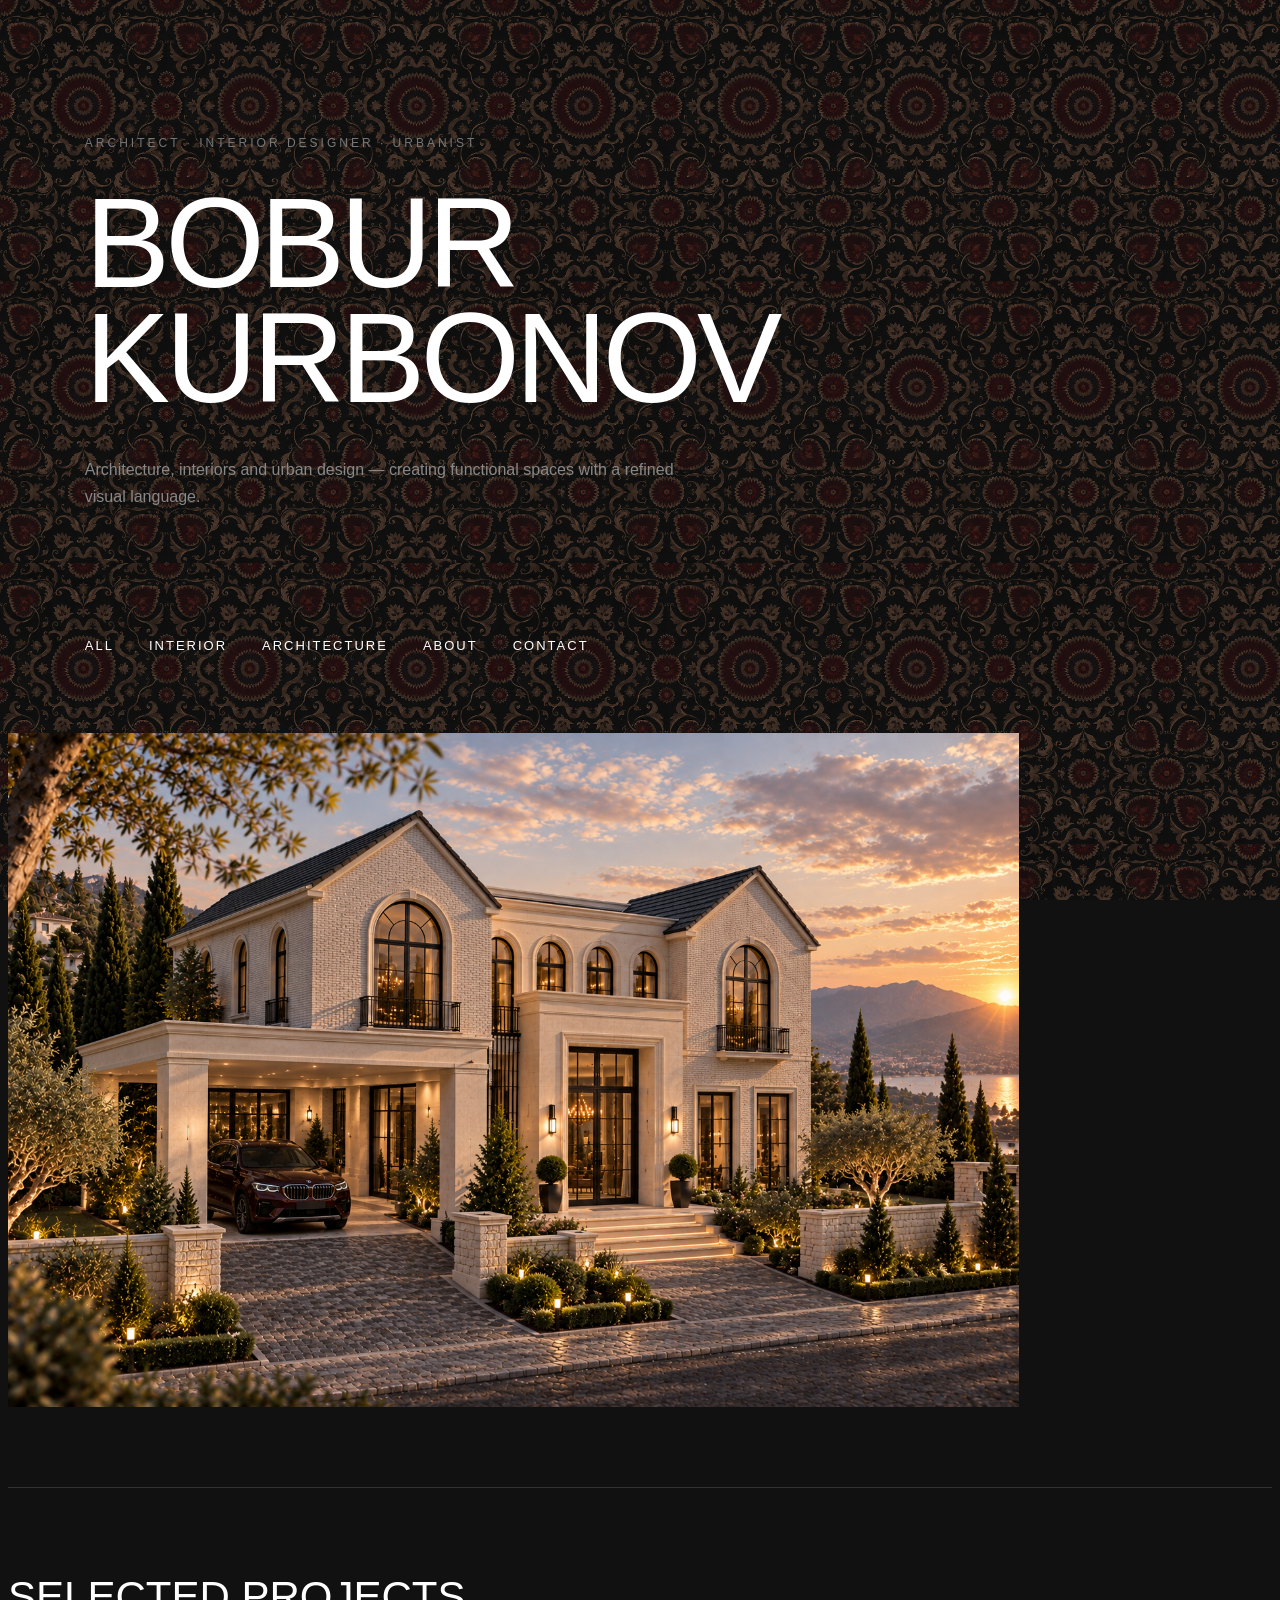
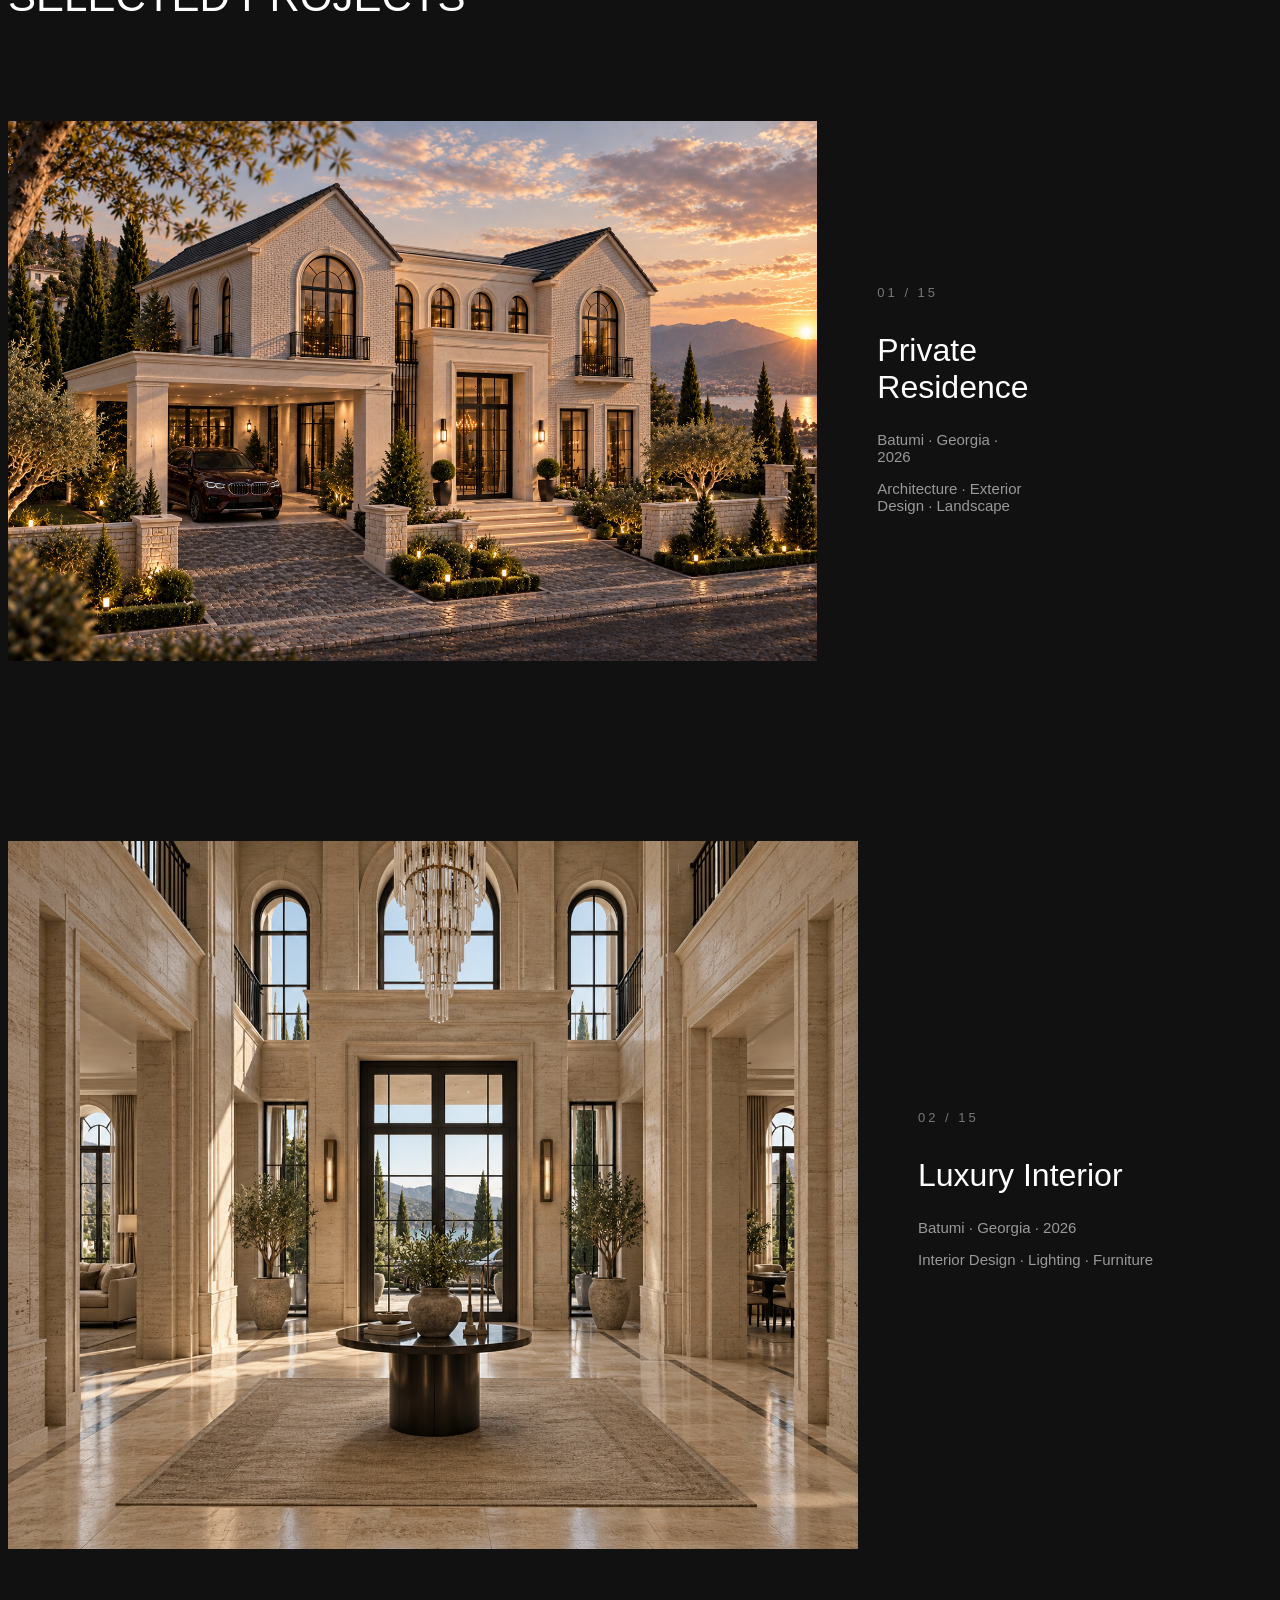
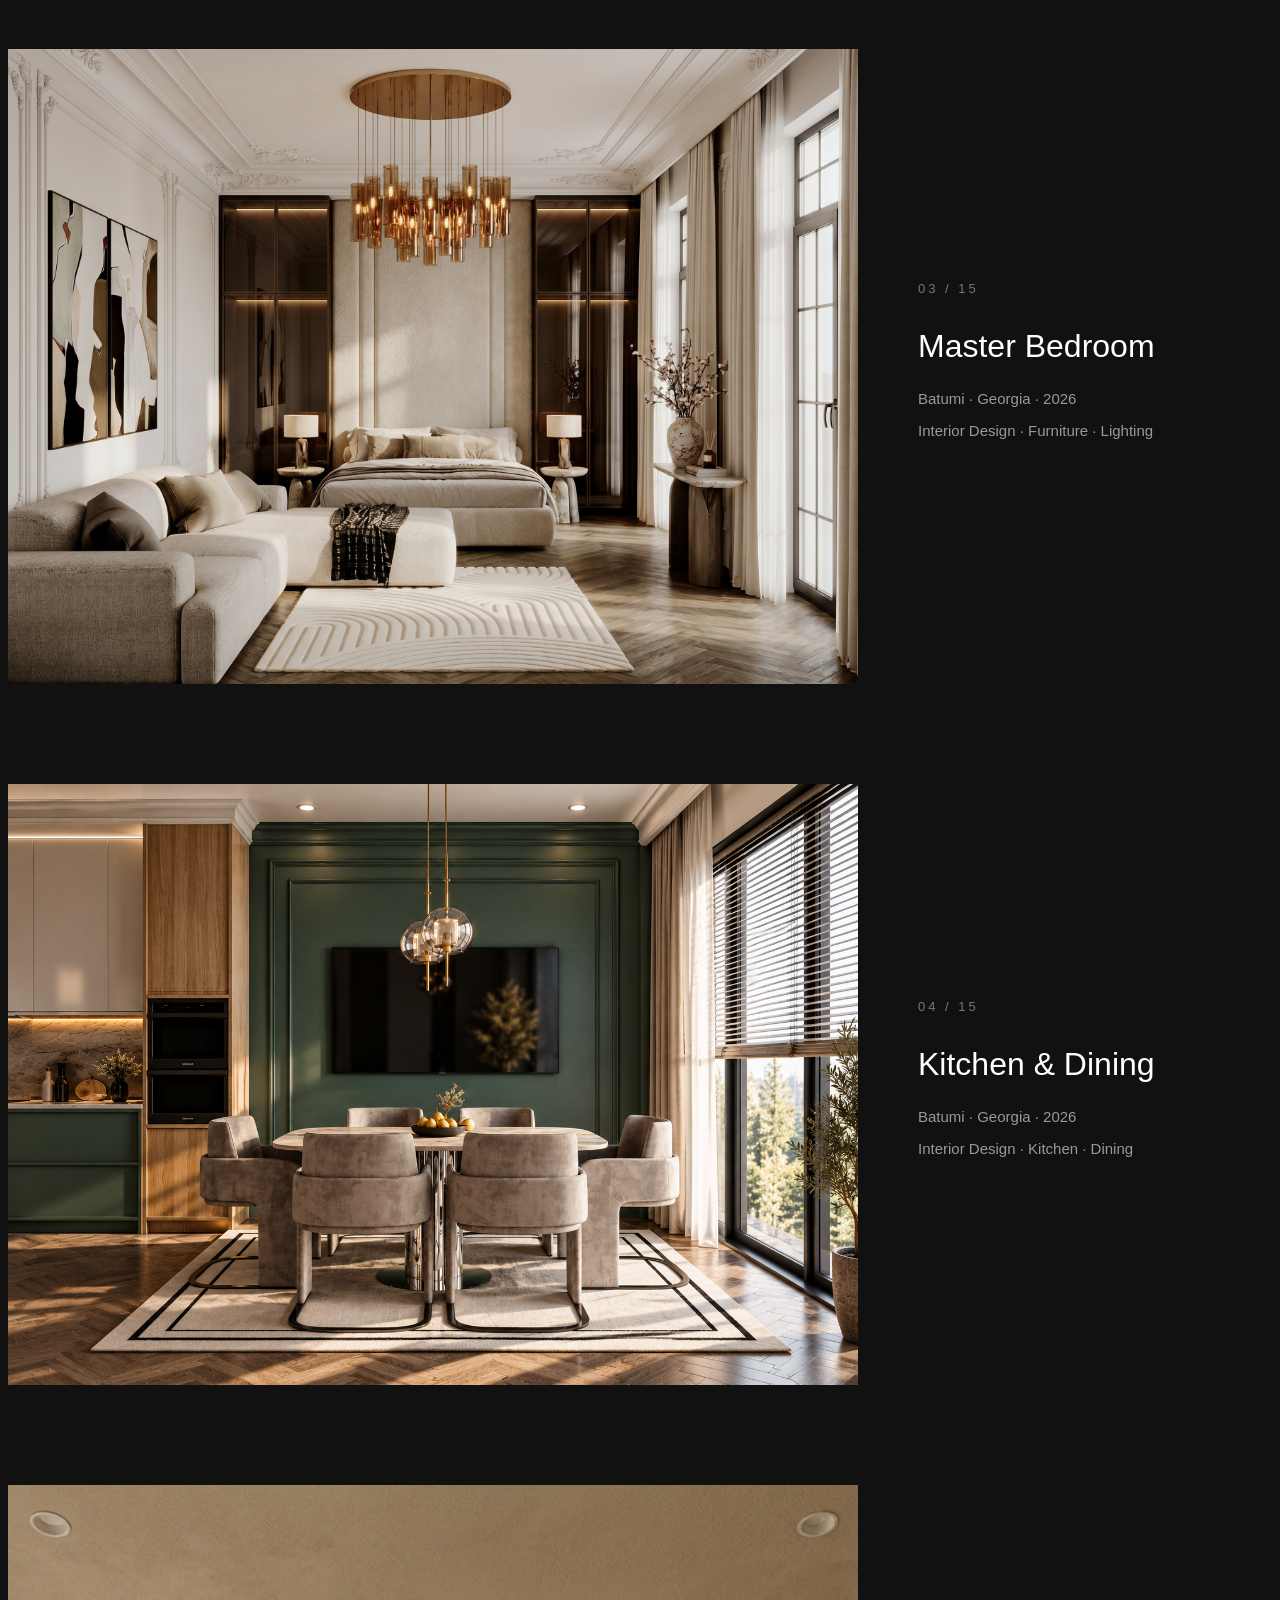
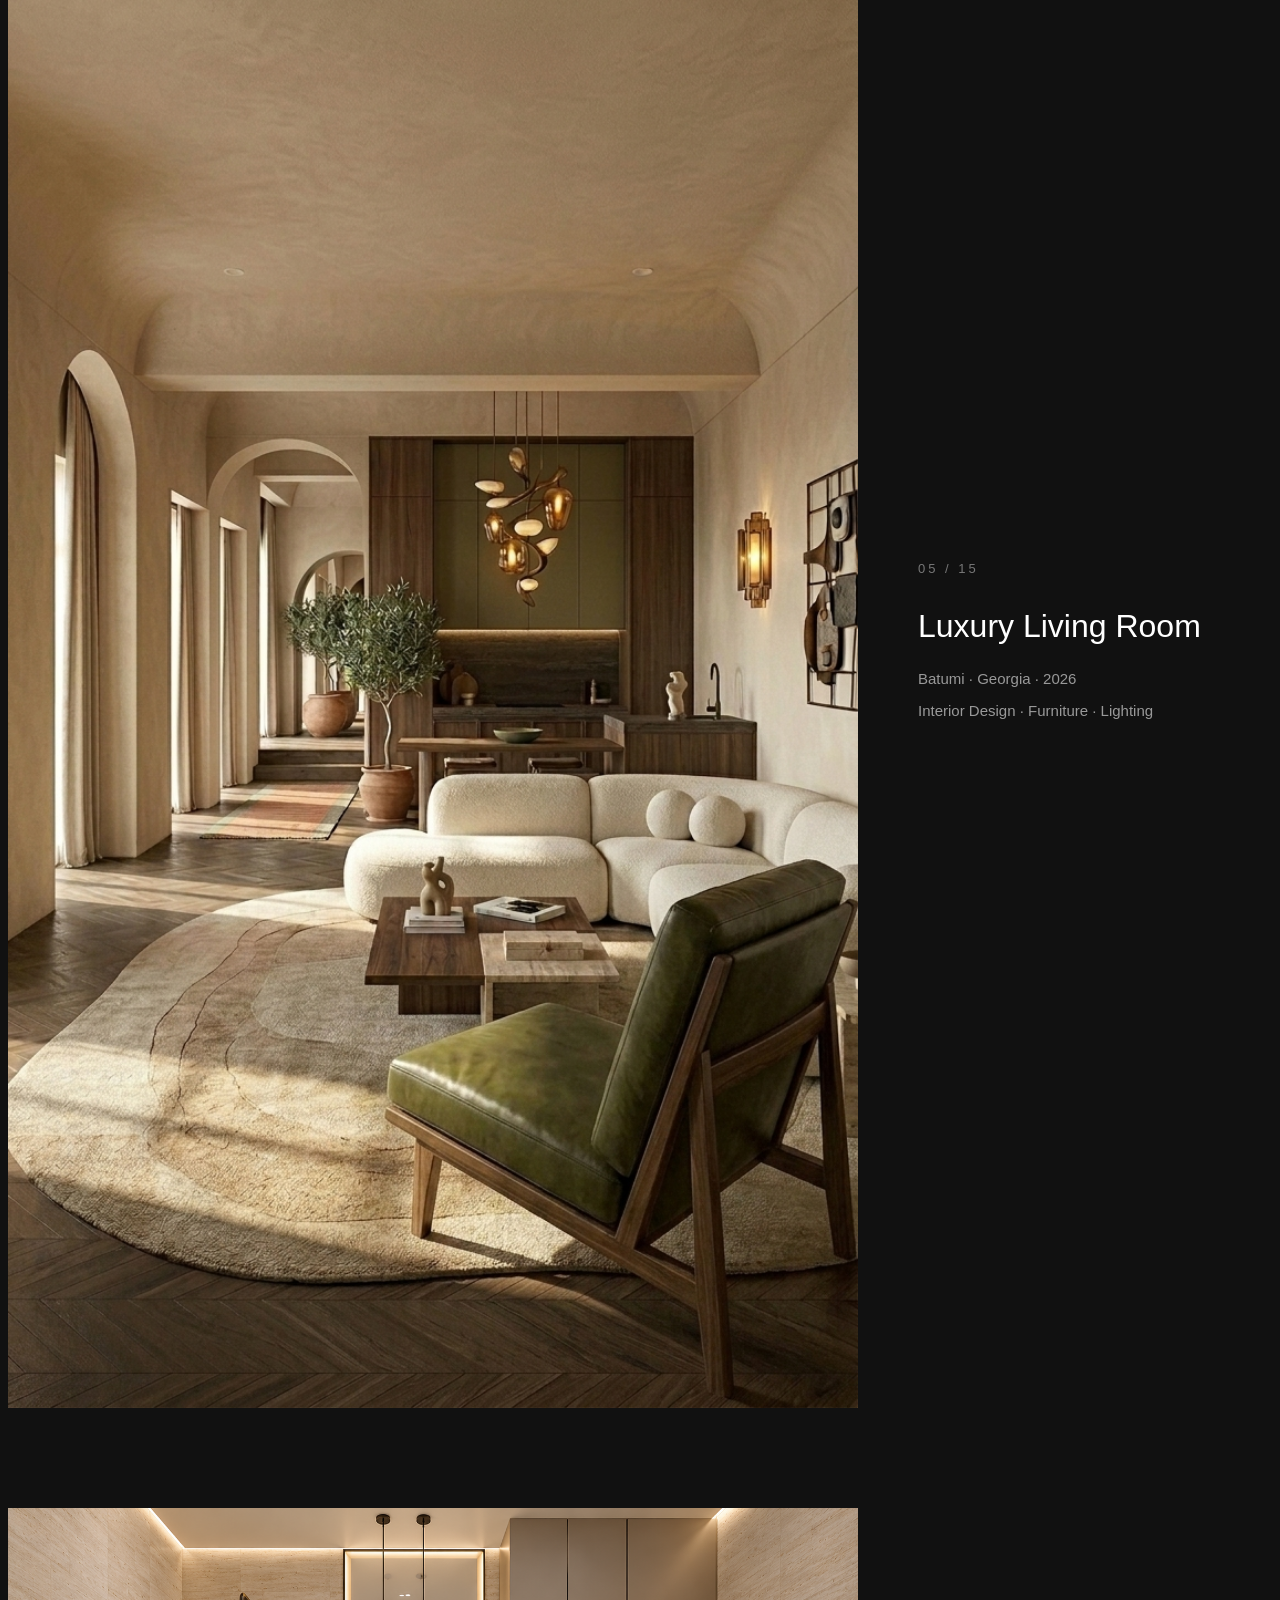
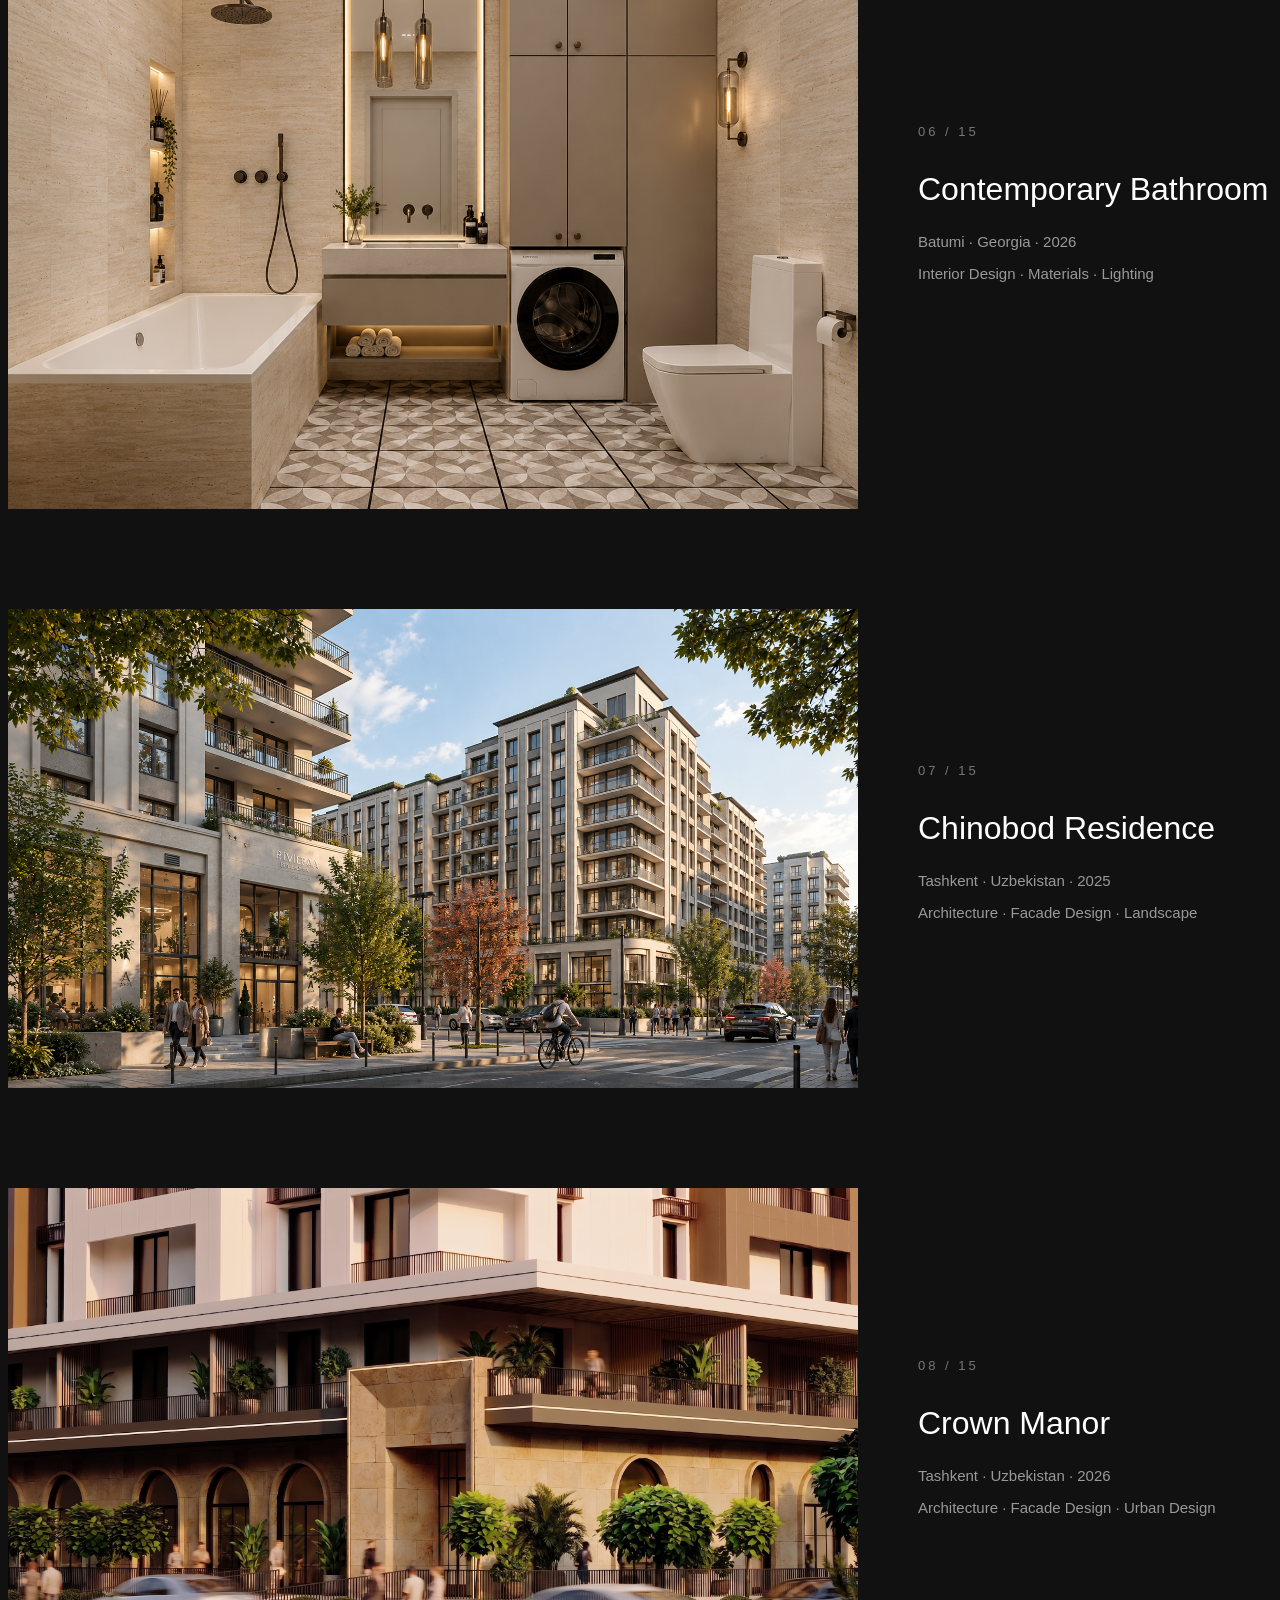
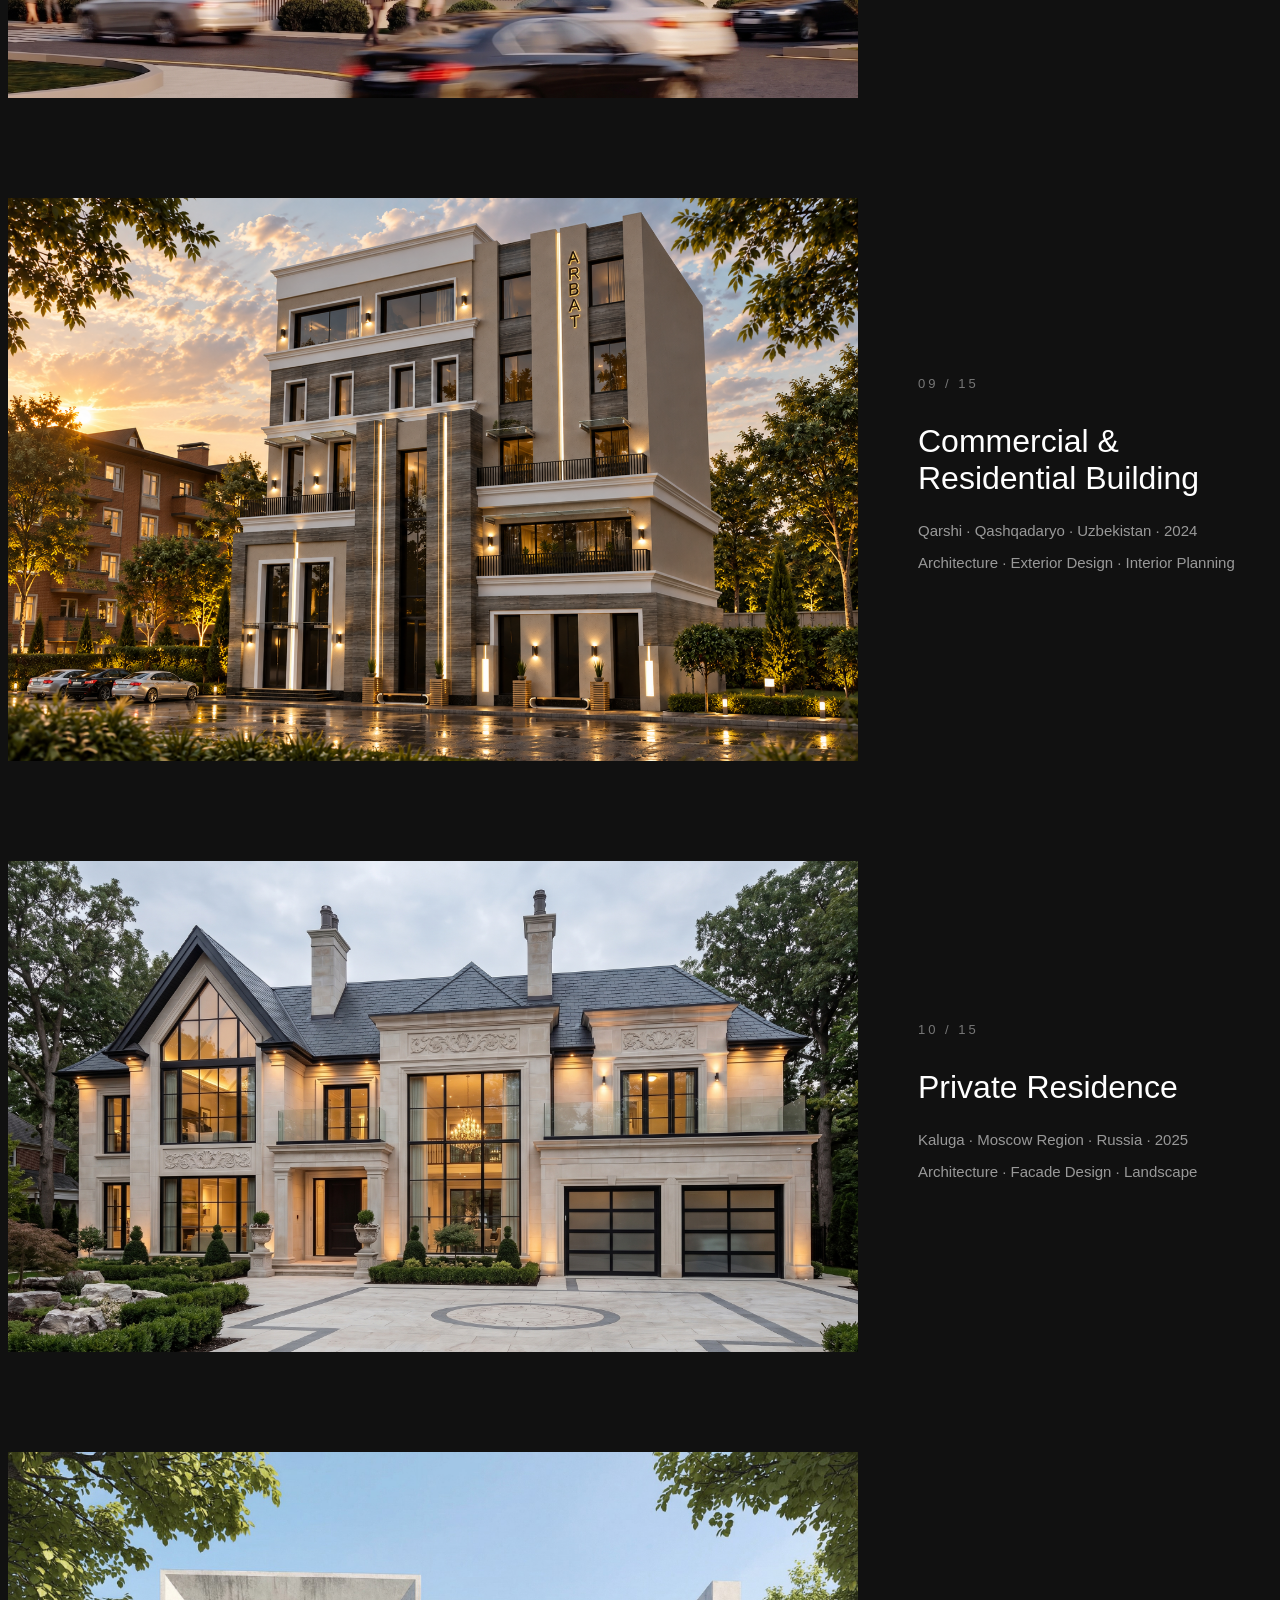
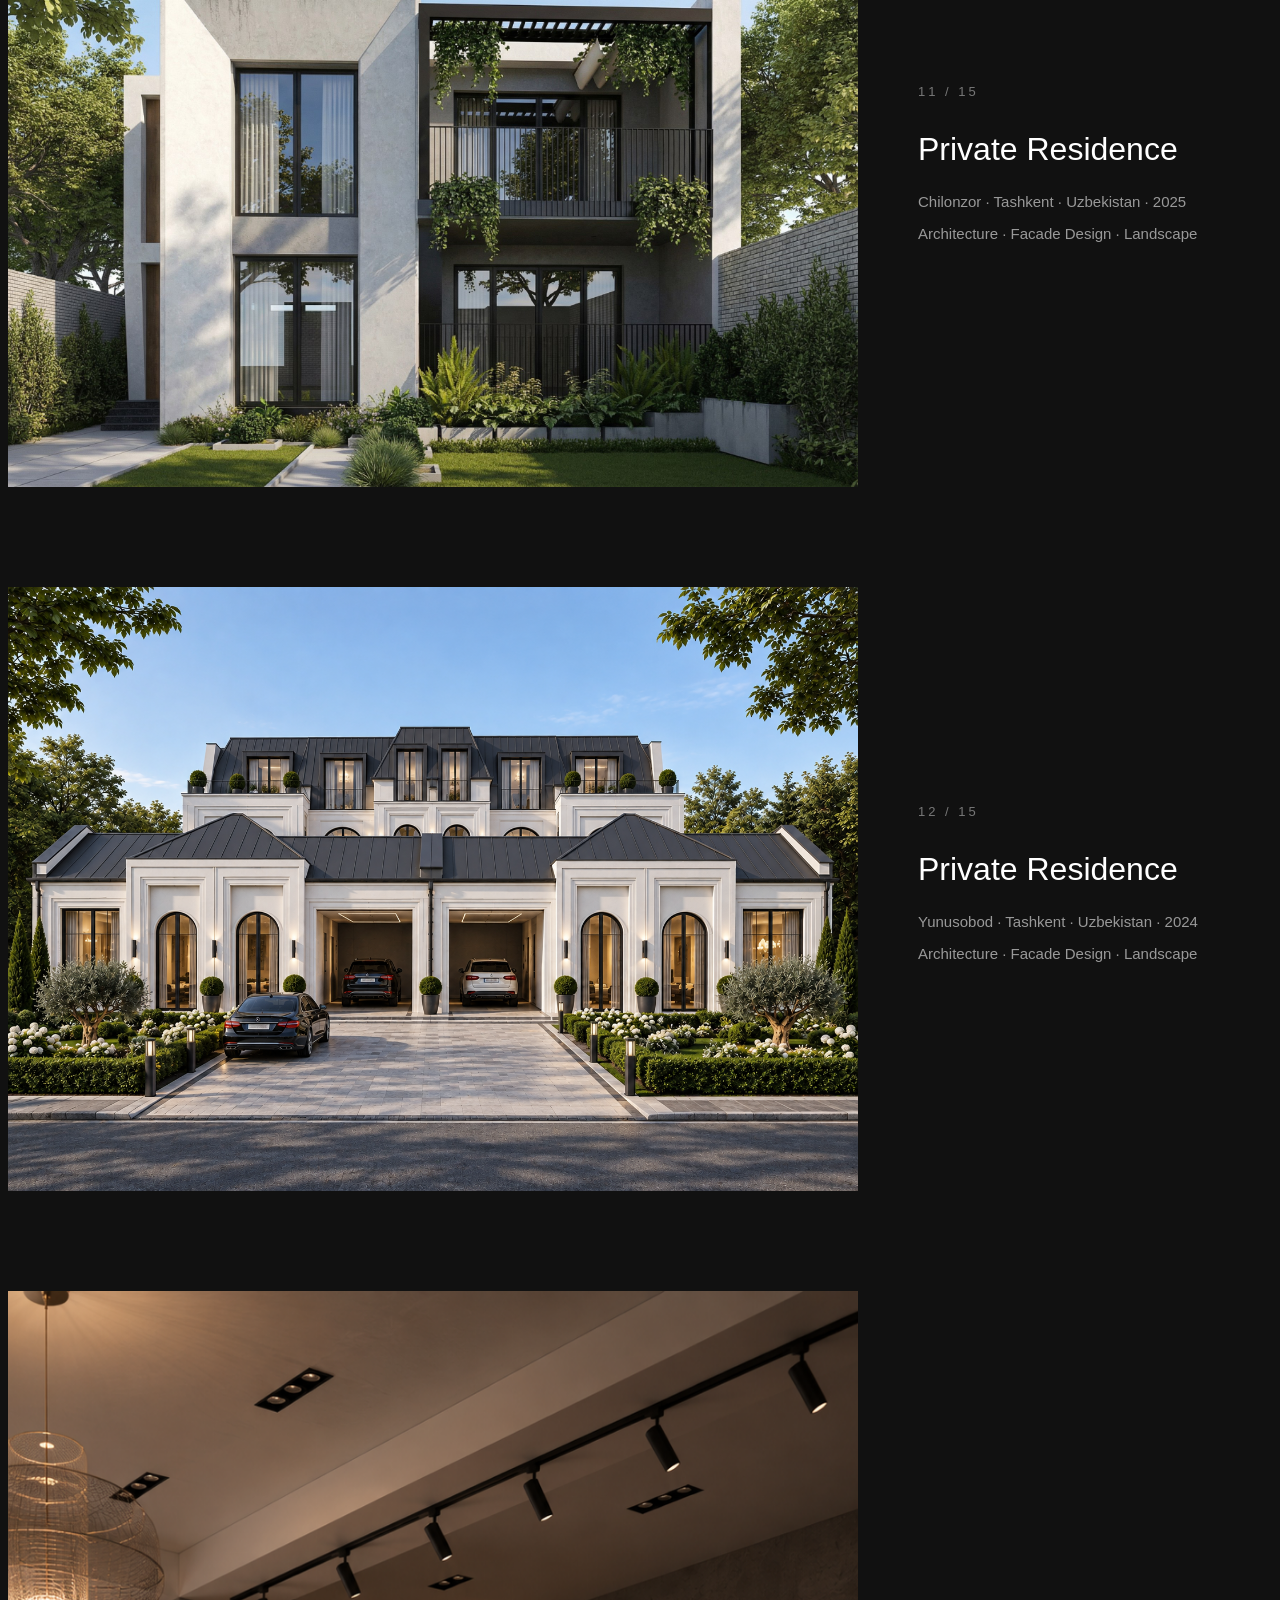
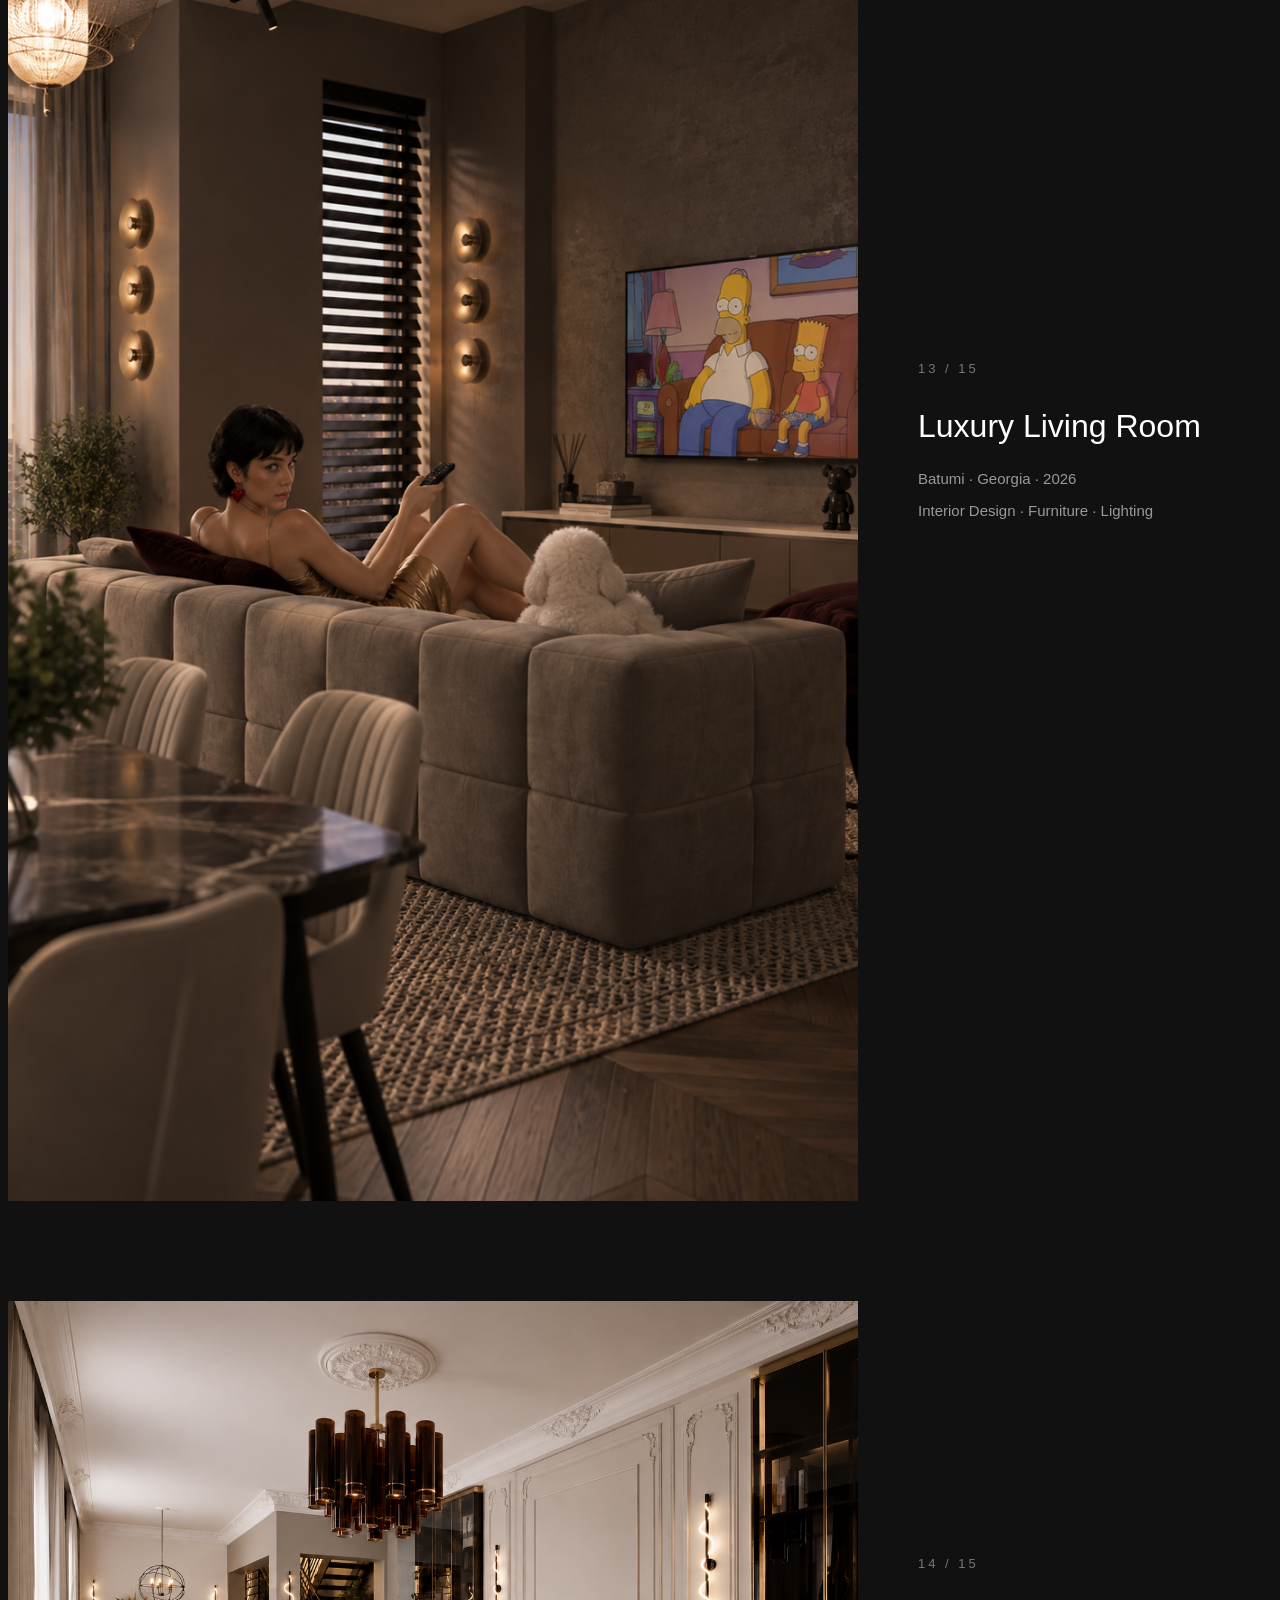
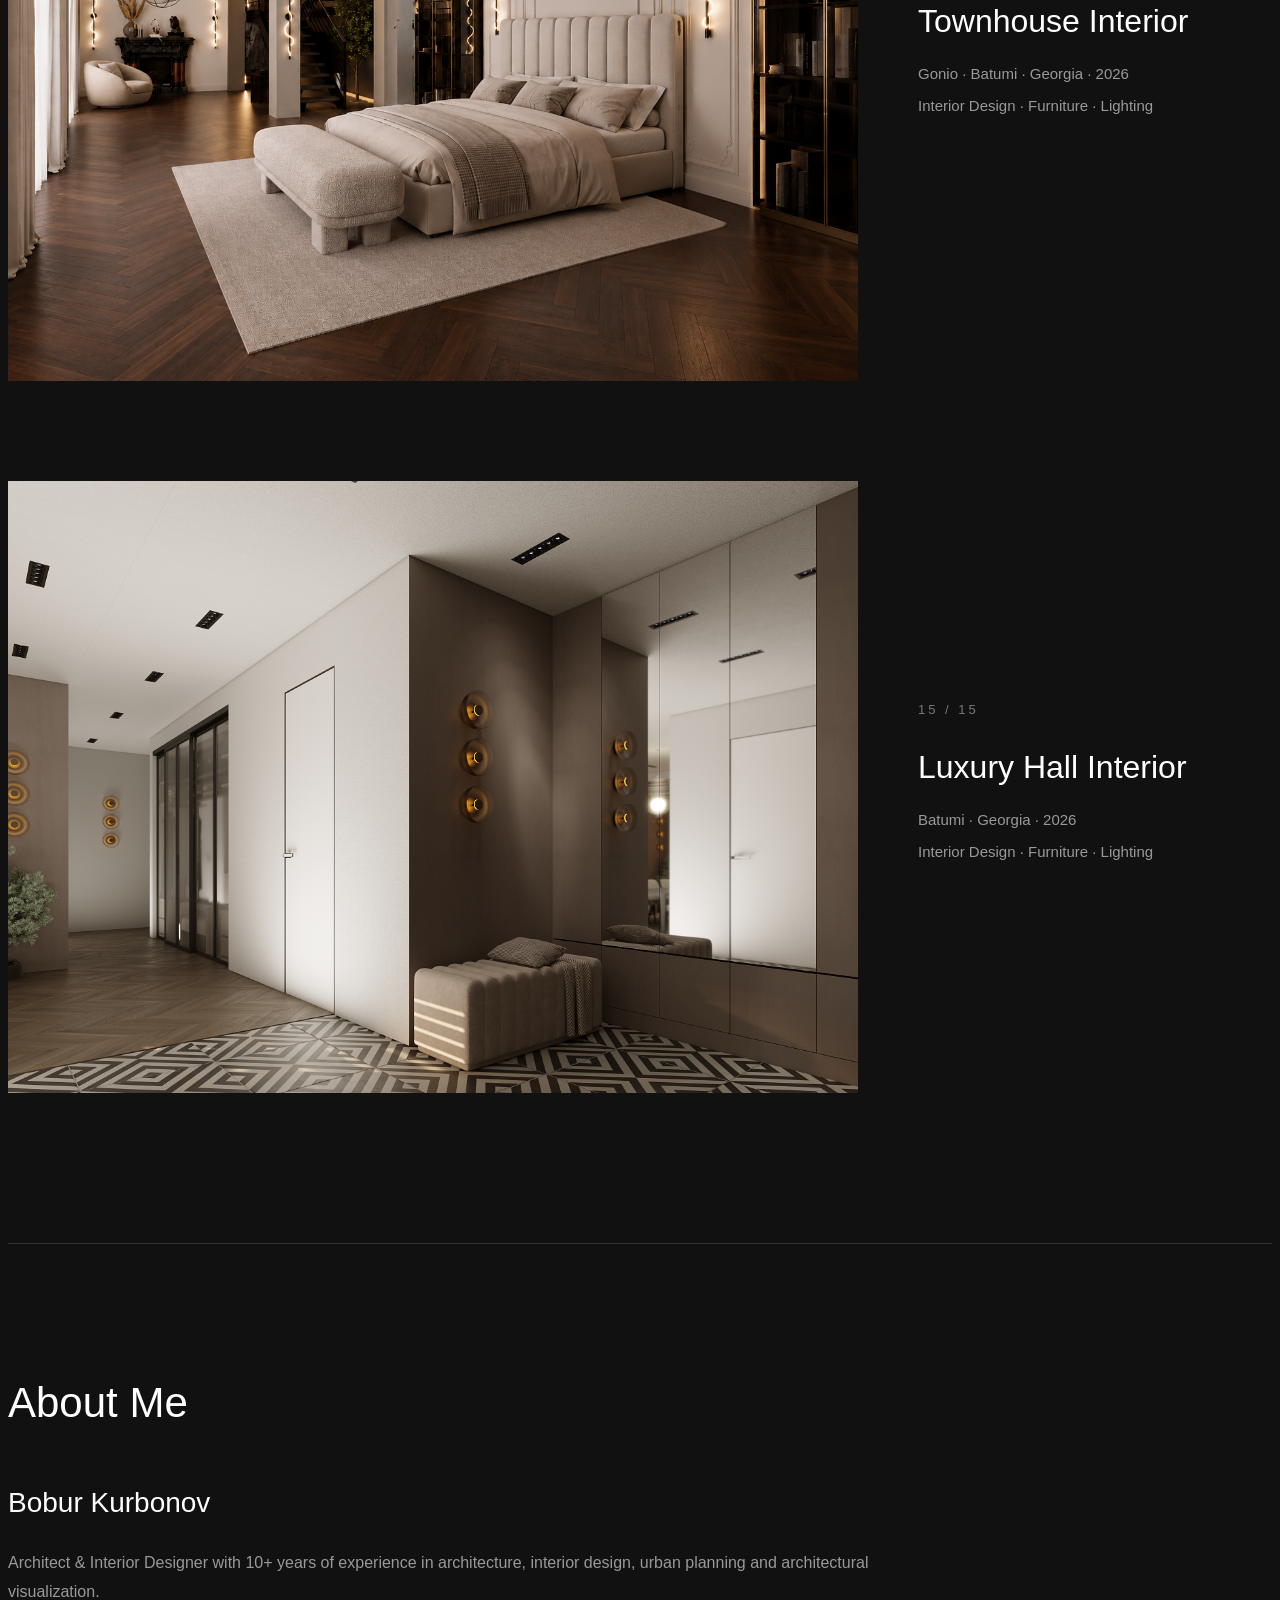
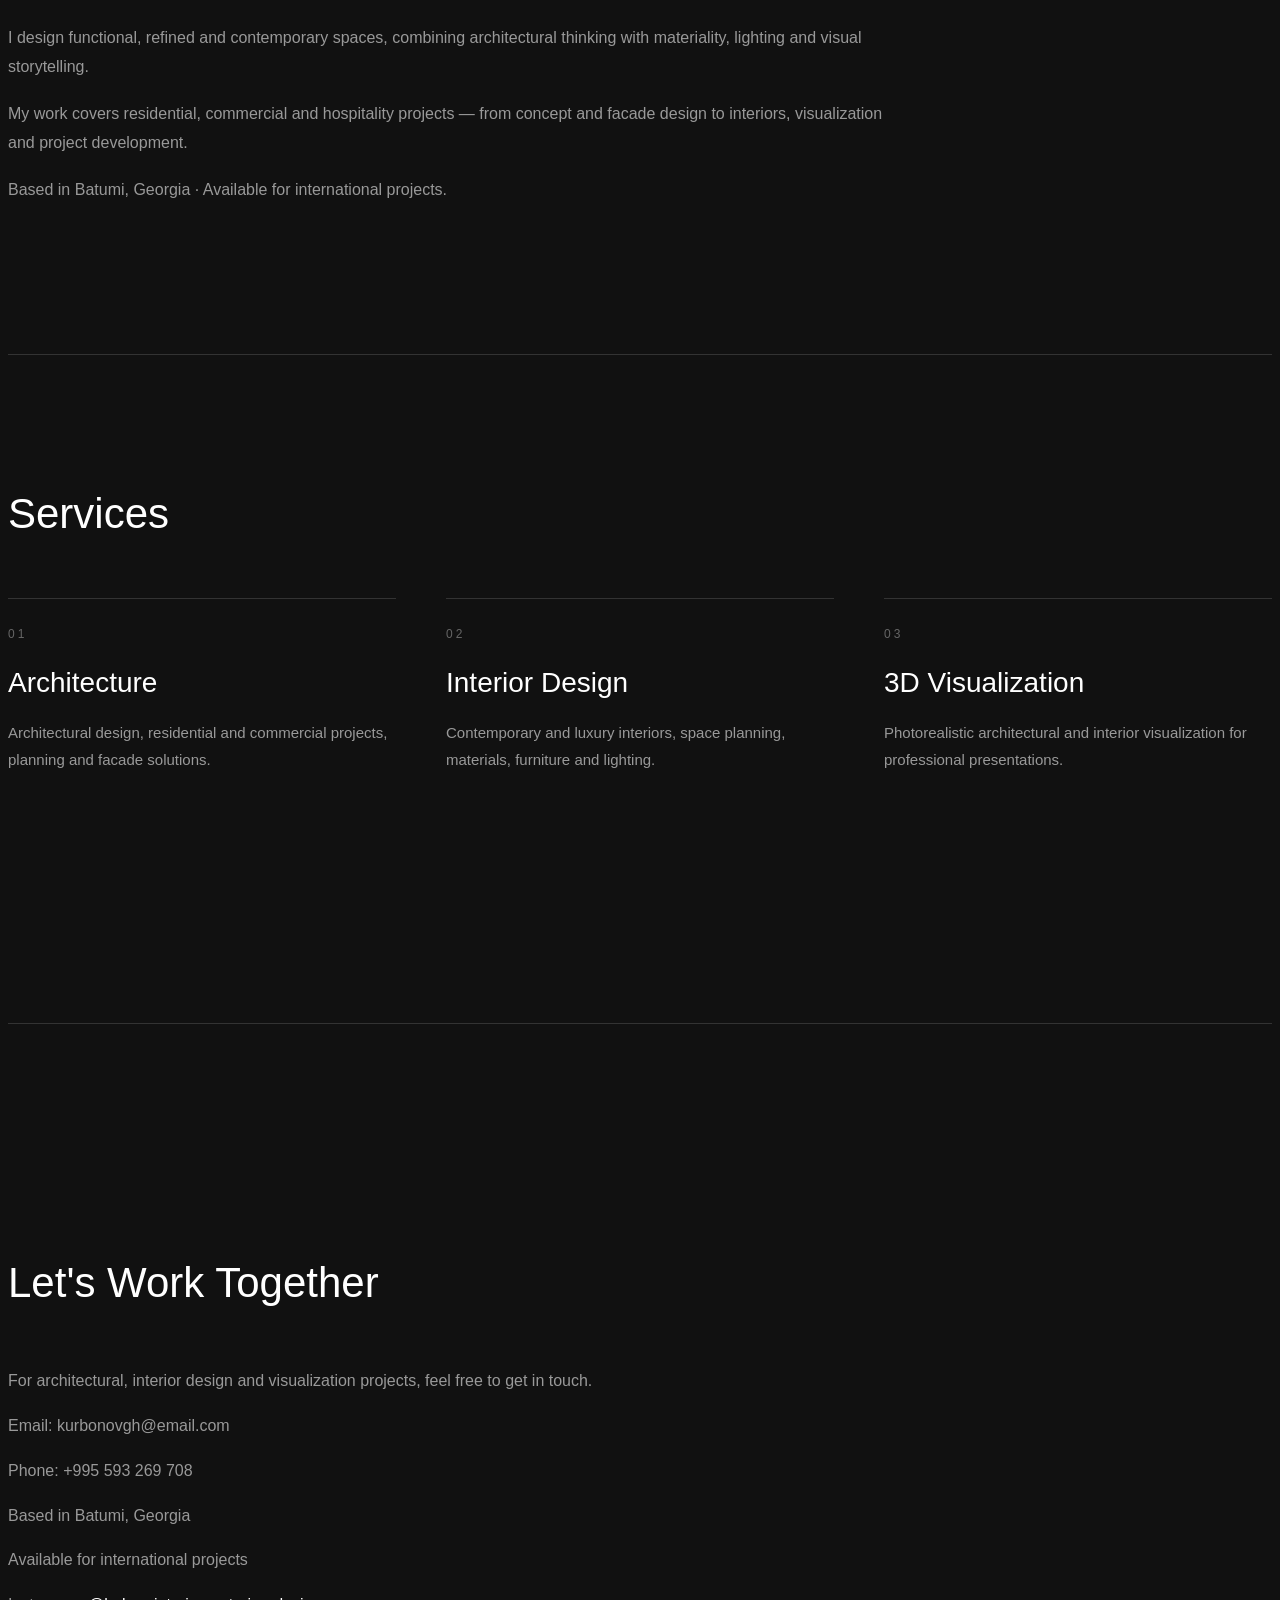
<file: index.html>
<!DOCTYPE html>
<html lang="en">
<head>
    <meta charset="UTF-8">
    <meta name="viewport" content="width=device-width, initial-scale=1.0">
<meta name="description" content="Bobur Kurbonov — Architect, Interior Designer and Urbanist. Architecture, interior design and 3D visualization portfolio.">
<meta name="keywords" content="Bobur Kurbonov, Architect, Interior Designer, Architecture, Interior Design, 3D Visualization, Urbanist">
    <title>Bobur Kurbonov — Architect & Interior Designer</title>
<meta name="google-site-verification" content="6Q_nW5buMxQz4WPo35ovylsGyh4ZzmUoOElItODQofg" />
    <link rel="stylesheet" href="style.css">
    <link rel="icon" href="data:image/svg+xml,<svg xmlns=%22http://www.w3.org/2000/svg%22 viewBox=%220 0 100 100%22><rect width=%22100%22 height=%22100%22 fill=%22black%22/><text x=%2250%22 y=%2270%22 font-size=%2270%22 text-anchor=%22middle%22 fill=%22white%22 font-family=%22Arial%22>B</text></svg>">
</head>

<body>
<section class="hero">

    <div class="hero-text">

        <span class="hero-label">ARCHITECT · INTERIOR DESIGNER · URBANIST</span>

        <h1>BOBUR<br>KURBONOV</h1>

        <p>
            Architecture, interiors and urban design —
            creating functional spaces with a refined visual language.
        </p>

    </div>

</section>
    

    
    <nav class="filter-nav">

    <a href="#" onclick="filterProjects('all'); return false;">ALL</a>

<a href="#" onclick="filterProjects('interior'); return false;">INTERIOR</a>


<a href="#" onclick="filterProjects('architecture'); return false;">ARCHITECTURE</a>

    <a href="#about">ABOUT</a>

    <a href="#contact">CONTACT</a>

</nav>
<img src="project1.png" alt="Architecture Project">
<section id="projects" class="project-card">

    <h2>SELECTED PROJECTS</h2>

    <div class="project-content">

        <img src="project1.png" alt="Private Residence">

        <div class="project-info">

           <span class="project-number">01 / 15</span>
           <h3>Private Residence</h3>

            <p>Batumi · Georgia · 2026</p>

            <p>Architecture · Exterior Design · Landscape</p>

        </div>

    </div>

</section>
<div class="project-content">

    <img src="project2.png" alt="Luxury Interior">

    <div class="project-info">

        <span class="project-number">02 / 15</span>

        <h3>Luxury Interior</h3>

        <p>Batumi · Georgia · 2026</p>

        <p>Interior Design · Lighting · Furniture</p>

    </div>

</div>
<div class="project-content">

    <img src="project3.jpg" alt="Modern Residence">

    <div class="project-info">

        <span class="project-number">03 / 15</span>

        <h3>Master Bedroom</h3>

        <p>Batumi · Georgia · 2026</p>

        <p>Interior Design · Furniture · Lighting</p>

    </div>

</div>
<div class="project-content">

    <img src="project4.png" alt="Kitchen & Dining">

    <div class="project-info">

        <span class="project-number">04 / 15</span>

        <h3>Kitchen & Dining</h3>

        <p>Batumi · Georgia · 2026</p>

        <p>Interior Design · Kitchen · Dining</p>

    </div>

</div>
<div class="project-content">

    <img src="project5.jpg" alt="Luxury Living Room">

    <div class="project-info">

        <span class="project-number">05 / 15</span>

        <h3>Luxury Living Room</h3>

        <p>Batumi · Georgia · 2026</p>

        <p>Interior Design · Furniture · Lighting</p>

    </div>

</div>
<div class="project-content">

    <img src="project6.png" alt="Contemporary Bathroom">

    <div class="project-info">

        <span class="project-number">06 / 15</span>

        <h3>Contemporary Bathroom</h3>

        <p>Batumi · Georgia · 2026</p>

        <p>Interior Design · Materials · Lighting</p>

    </div>

</div>
<div class="project-content">

    <img src="project7.png" alt="Chinobod Residence">

    <div class="project-info">

        <span class="project-number">07 / 15</span>

        <h3>Chinobod Residence</h3>

        <p>Tashkent · Uzbekistan · 2025</p>

        <p>Architecture · Facade Design · Landscape</p>

    </div>

</div>
<div class="project-content">

    <img src="project8.jpg" alt="Crown Manor">

    <div class="project-info">

        <span class="project-number">08 / 15</span>

        <h3>Crown Manor</h3>

        <p>Tashkent · Uzbekistan · 2026</p>

        <p>Architecture · Facade Design · Urban Design</p>

    </div>

</div>
<div class="project-content">

    <img src="project9.png" alt="Commercial & Residential Building">

    <div class="project-info">

        <span class="project-number">09 / 15</span>

        <h3>Commercial & Residential Building</h3>

        <p>Qarshi · Qashqadaryo · Uzbekistan · 2024</p>

        <p>Architecture · Exterior Design · Interior Planning</p>

    </div>

</div>
<div class="project-content">

    <img src="project10.jpg" alt="Private Residence">

    <div class="project-info">

        <span class="project-number">10 / 15</span>

        <h3>Private Residence</h3>

        <p>Kaluga · Moscow Region · Russia · 2025</p>

        <p>Architecture · Facade Design · Landscape</p>

    </div>

</div>

    </div>

</div>
<div class="project-content">

    <img src="project11.jpg" alt="Private Residence">

    <div class="project-info">

        <span class="project-number">11 / 15</span>

        <h3>Private Residence</h3>

        <p>Chilonzor · Tashkent · Uzbekistan · 2025</p>

        <p>Architecture · Facade Design · Landscape</p>

    </div>

</div>
<div class="project-content">

    <img src="project12.png" alt="Private Residence">

    <div class="project-info">

        <span class="project-number">12 / 15</span>

        <h3>Private Residence</h3>

        <p>Yunusobod · Tashkent · Uzbekistan · 2024</p>

        <p>Architecture · Facade Design · Landscape</p>

    </div>

</div>
<div class="project-content">

    <img src="project13.png" alt="Luxury Living Room">

    <div class="project-info">

        <span class="project-number">13 / 15</span>

        <h3>Luxury Living Room</h3>

        <p>Batumi · Georgia · 2026</p>

        <p>Interior Design · Furniture · Lighting</p>

    </div>

</div>
<div class="project-content">

    <img src="project14.png" alt="Townhouse Interior">

    <div class="project-info">

        <span class="project-number">14 / 15</span>

        <h3>Townhouse Interior</h3>

        <p>Gonio · Batumi · Georgia · 2026</p>

        <p>Interior Design · Furniture · Lighting</p>

    </div>

</div>
<div class="project-content">

    <img src="project15.png" alt="Luxury Hall Interior">

    <div class="project-info">

        <span class="project-number">15 / 15</span>

        <h3>Luxury Hall Interior</h3>

        <p>Batumi · Georgia · 2026</p>

        <p>Interior Design · Furniture · Lighting</p>

    </div>

</div>
</section>
<section id="about" class="about-section">

    <h2>About Me</h2>

    <div class="about-content">

        <h3>Bobur Kurbonov</h3>

    

<p>
    Architect & Interior Designer with 10+ years of experience
    in architecture, interior design, urban planning and
    architectural visualization.
</p>

<p>
    I design functional, refined and contemporary spaces,
    combining architectural thinking with materiality,
    lighting and visual storytelling.
</p>

<p>
    My work covers residential, commercial and hospitality
    projects — from concept and facade design to interiors,
    visualization and project development.
</p>

<p>
    Based in Batumi, Georgia · Available for international projects.
</p>

    
        </p>

    </div>

<section class="services-section">

    <h2>Services</h2>

    <div class="services-grid">

        <div class="service-item">
            <span>01</span>
            <h3>Architecture</h3>
            <p>
                Architectural design, residential and commercial projects,
                planning and facade solutions.
            </p>
        </div>

        <div class="service-item">
            <span>02</span>
            <h3>Interior Design</h3>
            <p>
                Contemporary and luxury interiors, space planning,
                materials, furniture and lighting.
            </p>
        </div>

        <div class="service-item">
            <span>03</span>
            <h3>3D Visualization</h3>
            <p>
                Photorealistic architectural and interior visualization
                for professional presentations.
            </p>
        </div>

    </div>

</section>
<section id="contact" class="contact-section">
</section><h2>Let's Work Together</h2>

<div class="contact-content">

    <p>
        For architectural, interior design and visualization projects,
        feel free to get in touch.
    </p>

    <p>Email: kurbonovgh@email.com</p>

    <p>Phone: +995 593 269 708</p>

    <p>Based in Batumi, Georgia</p>

    <p>Available for international projects</p>

    <p>
        Instagram:
        <a href="https://www.instagram.com/bobur_interior_exterior_design/" target="_blank">
            @bobur_interior_exterior_design
        </a>
    </p>

    <p>
        LinkedIn:
        <a href="https://www.linkedin.com/in/bobur-kurbonov-582206201/" target="_blank">
            Bobur Kurbonov
        </a>
    </p>

</div>

</div>


<script>

function filterProjects(category) {

    const projects = document.querySelectorAll(".project-content");

    projects.forEach(function(project) {

        const text = project.textContent.toLowerCase();

        let show = false;

        if (category === "all") {
            show = true;
        }

        if (category === "interior" && text.includes("interior design")) {
            show = true;
        }

        if (category === "facade" &&
            (text.includes("facade design") || text.includes("exterior design"))) {
            show = true;
        }

        if (category === "architecture" && text.includes("architecture")) {
            show = true;
        }

        if (category === "landscape" && text.includes("landscape")) {
            show = true;
        }

        project.hidden = !show;

    });

}

</script>
</body>
</html>
</file>
<file: style.css>
body {
   background-color: #111;
background-image: url("background-pattern.png.png");
background-repeat: repeat;
background-size: 500px;
background-attachment: fixed;
    
    color: white;
    font-family: Arial, sans-serif;
}

h1 {
    font-size: 60px;
}

p {
    color: #aaa;
}
img {
    width: 80%;
    max-width: 1200px;
    height: auto;
    display: block;
}nav {
    display: flex;
    gap: 35px;
    margin: 30px 0;
}

nav a {
    color: white;
    text-decoration: none;
    font-size: 13px;
    letter-spacing: 2px;
}

nav a:hover {
    color: #999;
}.project-card {
    margin-top: 80px;
    padding: 50px 0;
    border-top: 1px solid #333;
}

.project-card h2 {
    font-size: 42px;
    font-weight: 400;
    margin-bottom: 50px;
}

.project-card h3 {
    font-size: 28px;
    font-weight: 400;
    margin-bottom: 15px;
}

.project-card p {
    color: #999;
    font-size: 15px;
    margin-bottom: 10px;
}.project-card img {
    width: 60%;
    max-width: 800px;
    height: auto;
    margin-bottom: 30px;

}.project-card {
    display: grid;
    grid-template-columns: 2fr 1fr;
    gap: 50px;
    align-items: start;
}

.project-card h2 {
    grid-column: 1 / -1;
}

.project-card img {
    grid-column: 1;
    width: 100%;
    max-width: 800px;
}

.project-card h3,
.project-card p {
    grid-column: 2;
}.project-content {
    display: flex;
    align-items: center;
    gap: 60px;
}

.project-content img {
    width: 100%;
    max-width: 850px;
    height: auto;
}

.project-info {
    flex: 1;
}

.project-info h3 {
    font-size: 32px;
    font-weight: 400;
    margin-bottom: 25px;
}

.project-info p {
    color: #999;
    font-size: 15px;
    margin-bottom: 12px;
}.project-number {
    display: block;
    font-size: 13px;
    letter-spacing: 3px;
    color: #777;
    margin-bottom: 25px;
}.project-content {
    margin-bottom: 100px;
}.about-section {
    margin-top: 150px;
    padding: 100px 0;
    border-top: 1px solid #333;
}

.about-section h2 {
    font-size: 42px;
    font-weight: 400;
    margin-bottom: 60px;
}

.about-content {
    max-width: 900px;
}

.about-content h3 {
    font-size: 28px;
    font-weight: 400;
    margin-bottom: 30px;
}

.about-content p {
    color: #999;
    font-size: 16px;
    line-height: 1.8;
    margin-bottom: 18px;
}@media (max-width: 768px) {

    body {
        padding: 20px;
    }

    h1 {
        font-size: 40px;
    }

    nav {
        flex-wrap: wrap;
        gap: 20px;
    }

    .project-content {
        flex-direction: column;
        gap: 30px;
    }

    .project-content img {
        width: 100%;
    }

    .project-info {
        width: 100%;
    }

    .project-info h3 {
        font-size: 26px;
    }

    .about-section,
    .contact-section {
        margin-top: 80px;
        padding: 60px 0;
    }

    .about-section h2,
    .contact-section h2 {
        font-size: 34px;
    }
}.project-content[hidden] {
    display: none !important;
}.hero {
    min-height: 70vh;
    display: flex;
    align-items: center;
    padding: 80px 6vw;
    box-sizing: border-box;
}

.hero-text {
    max-width: 900px;
}

.hero-label {
    display: block;
    font-size: 12px;
    letter-spacing: 3px;
    color: #777;
    margin-bottom: 35px;
}

.hero h1 {
    font-size: clamp(70px, 10vw, 150px);
    line-height: 0.9;
    letter-spacing: -5px;
    font-weight: 500;
    margin: 0 0 40px 0;
}

.hero p {
    max-width: 600px;
    font-size: 16px;
    line-height: 1.7;
    color: #888;
    margin: 0;
}

.filter-nav {
    margin: 0 6vw 80px 6vw;
}.project-content img {
    transition: transform 0.6s ease;
}

.project-content img:hover {
    transform: scale(1.02);
}@media (max-width: 700px) {

    body {
        padding: 0 18px;
    }

    .hero {
        min-height: 70vh;
        padding: 50px 0;
    }

    .hero h1 {
        font-size: 58px;
        letter-spacing: -2px;
    }

    .hero-label {
        font-size: 10px;
        letter-spacing: 2px;
    }

    .hero p {
        font-size: 14px;
    }

    .filter-nav {
        margin: 0 0 50px 0;
        display: flex;
        flex-wrap: wrap;
        gap: 20px;
    }

    .project-content {
        display: block;
        margin-bottom: 80px;
    }

    .project-content img {
        width: 100%;
        max-width: none;
        margin-bottom: 30px;
    }

    .project-info {
        padding: 0;
    }

    .project-info h3 {
        font-size: 28px;
    }

}.contact-section {
    margin-top: 150px;
    padding: 100px 0;
    border-top: 1px solid #333;
}

.contact-section h2 {
    font-size: 42px;
    font-weight: 400;
    margin-bottom: 50px;
}

.contact-content {
    max-width: 700px;
}

.contact-content p {
    color: #999;
    font-size: 16px;
    line-height: 1.8;
    margin-bottom: 15px;
}

.contact-content a {
    color: white;
    text-decoration: none;
    transition: color 0.3s ease;
}

.contact-content a:hover {
    color: #888;
}.services-section {
    margin-top: 150px;
    padding: 100px 0;
    border-top: 1px solid #333;
}

.services-section h2 {
    font-size: 42px;
    font-weight: 400;
    margin-bottom: 60px;
}

.services-grid {
    display: grid;
    grid-template-columns: repeat(3, 1fr);
    gap: 50px;
}

.service-item {
    border-top: 1px solid #333;
    padding-top: 25px;
}

.service-item span {
    font-size: 12px;
    letter-spacing: 3px;
    color: #666;
}

.service-item h3 {
    font-size: 28px;
    font-weight: 400;
    margin: 25px 0 20px;
}

.service-item p {
    color: #999;
    font-size: 15px;
    line-height: 1.8;
    margin: 0;
}

@media (max-width: 700px) {

    .services-grid {
        grid-template-columns: 1fr;
        gap: 50px;
    }

    .services-section {
        margin-top: 100px;
        padding: 70px 0;
    }

    .services-section h2 {
        font-size: 36px;
    }

}.image-modal {
    display: none;
    position: fixed;
    z-index: 9999;
    left: 0;
    top: 0;
    width: 100%;
    height: 100%;
    background: rgba(0, 0, 0, 0.92);
    align-items: center;
    justify-content: center;
    padding: 30px;
    box-sizing: border-box;
}

.image-modal img {
    width: auto;
    max-width: 90%;
    max-height: 90vh;
    object-fit: contain;
}

.close-modal {
    position: absolute;
    top: 25px;
    right: 40px;
    font-size: 40px;
    color: white;
    cursor: pointer;
    font-weight: 300;
}.cv-button {
    display: inline-block;
    margin-top: 25px;
    padding: 14px 28px;
    border: 1px solid #555;
    color: white;
    text-decoration: none;
    font-size: 12px;
    letter-spacing: 2px;
    transition: all 0.3s ease;
}

.cv-button:hover {
    background: white;
    color: #111;
    border-color: white;
}
</file>
